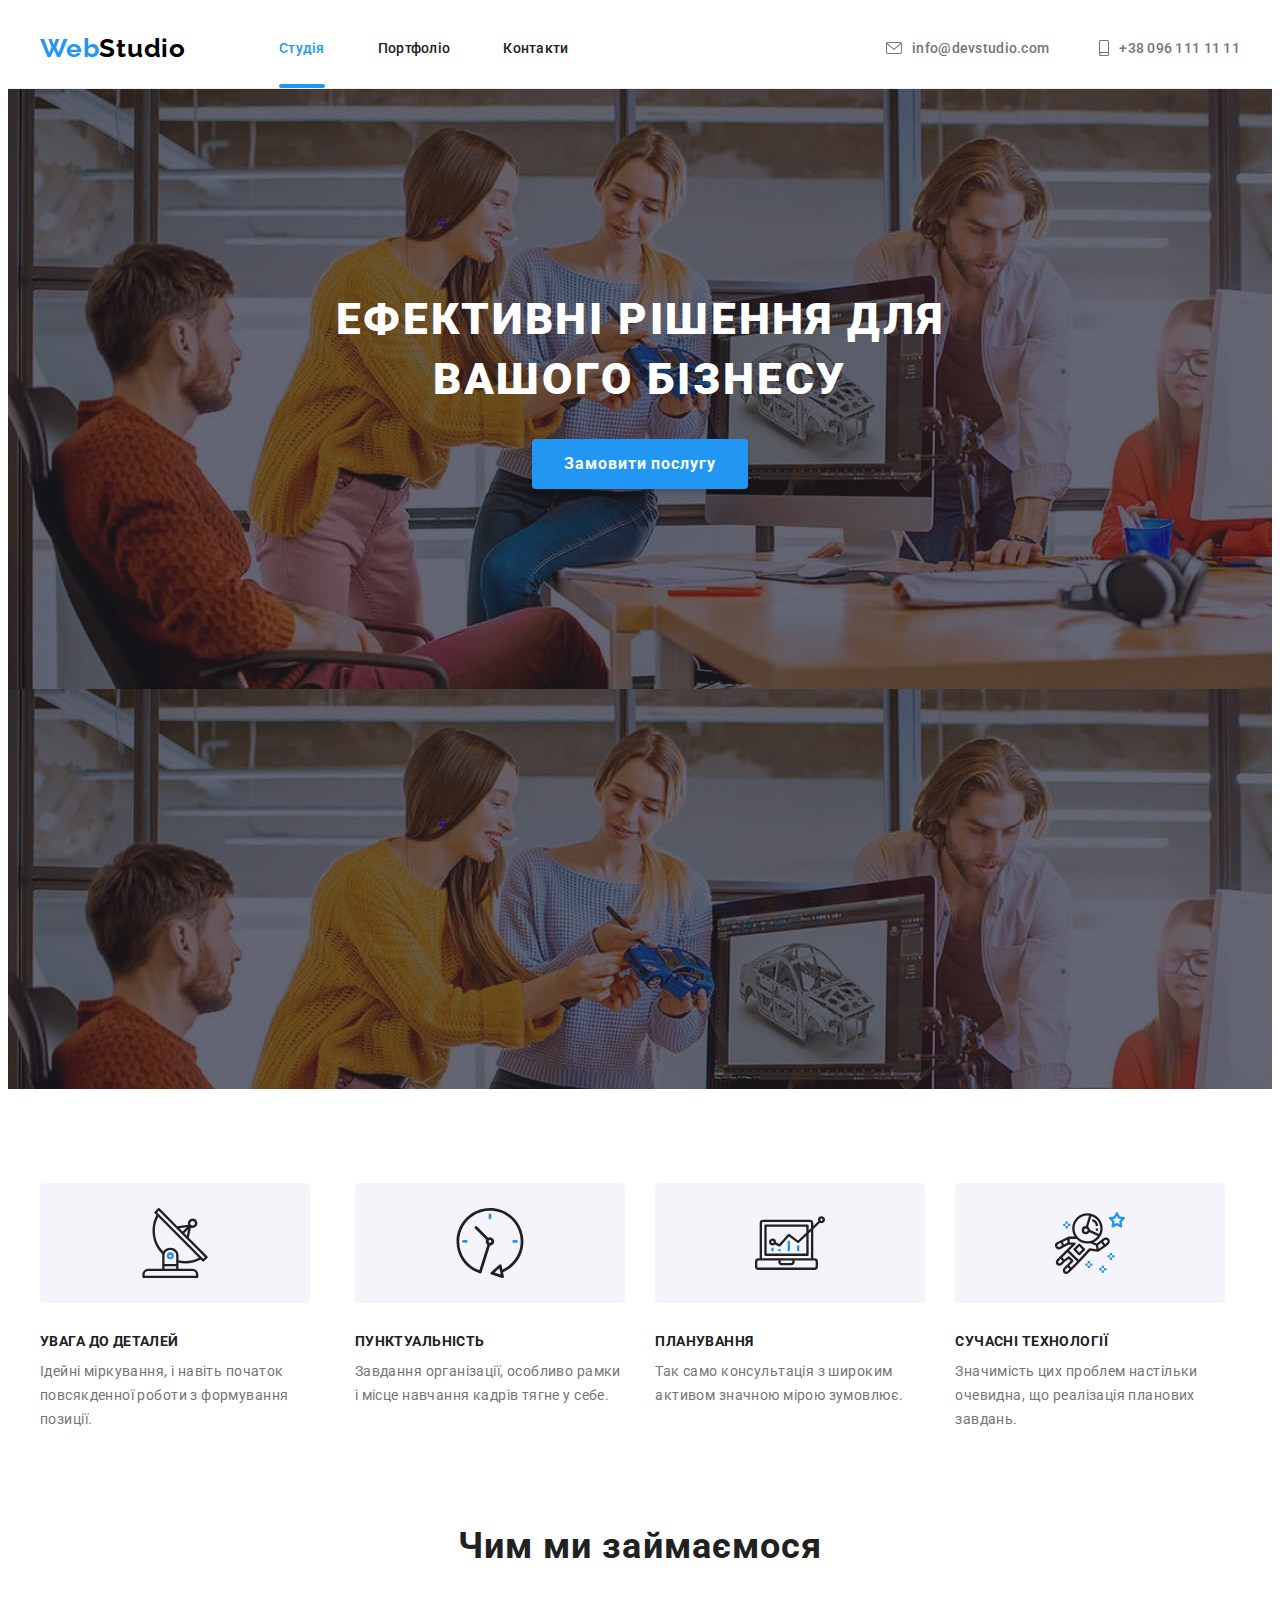
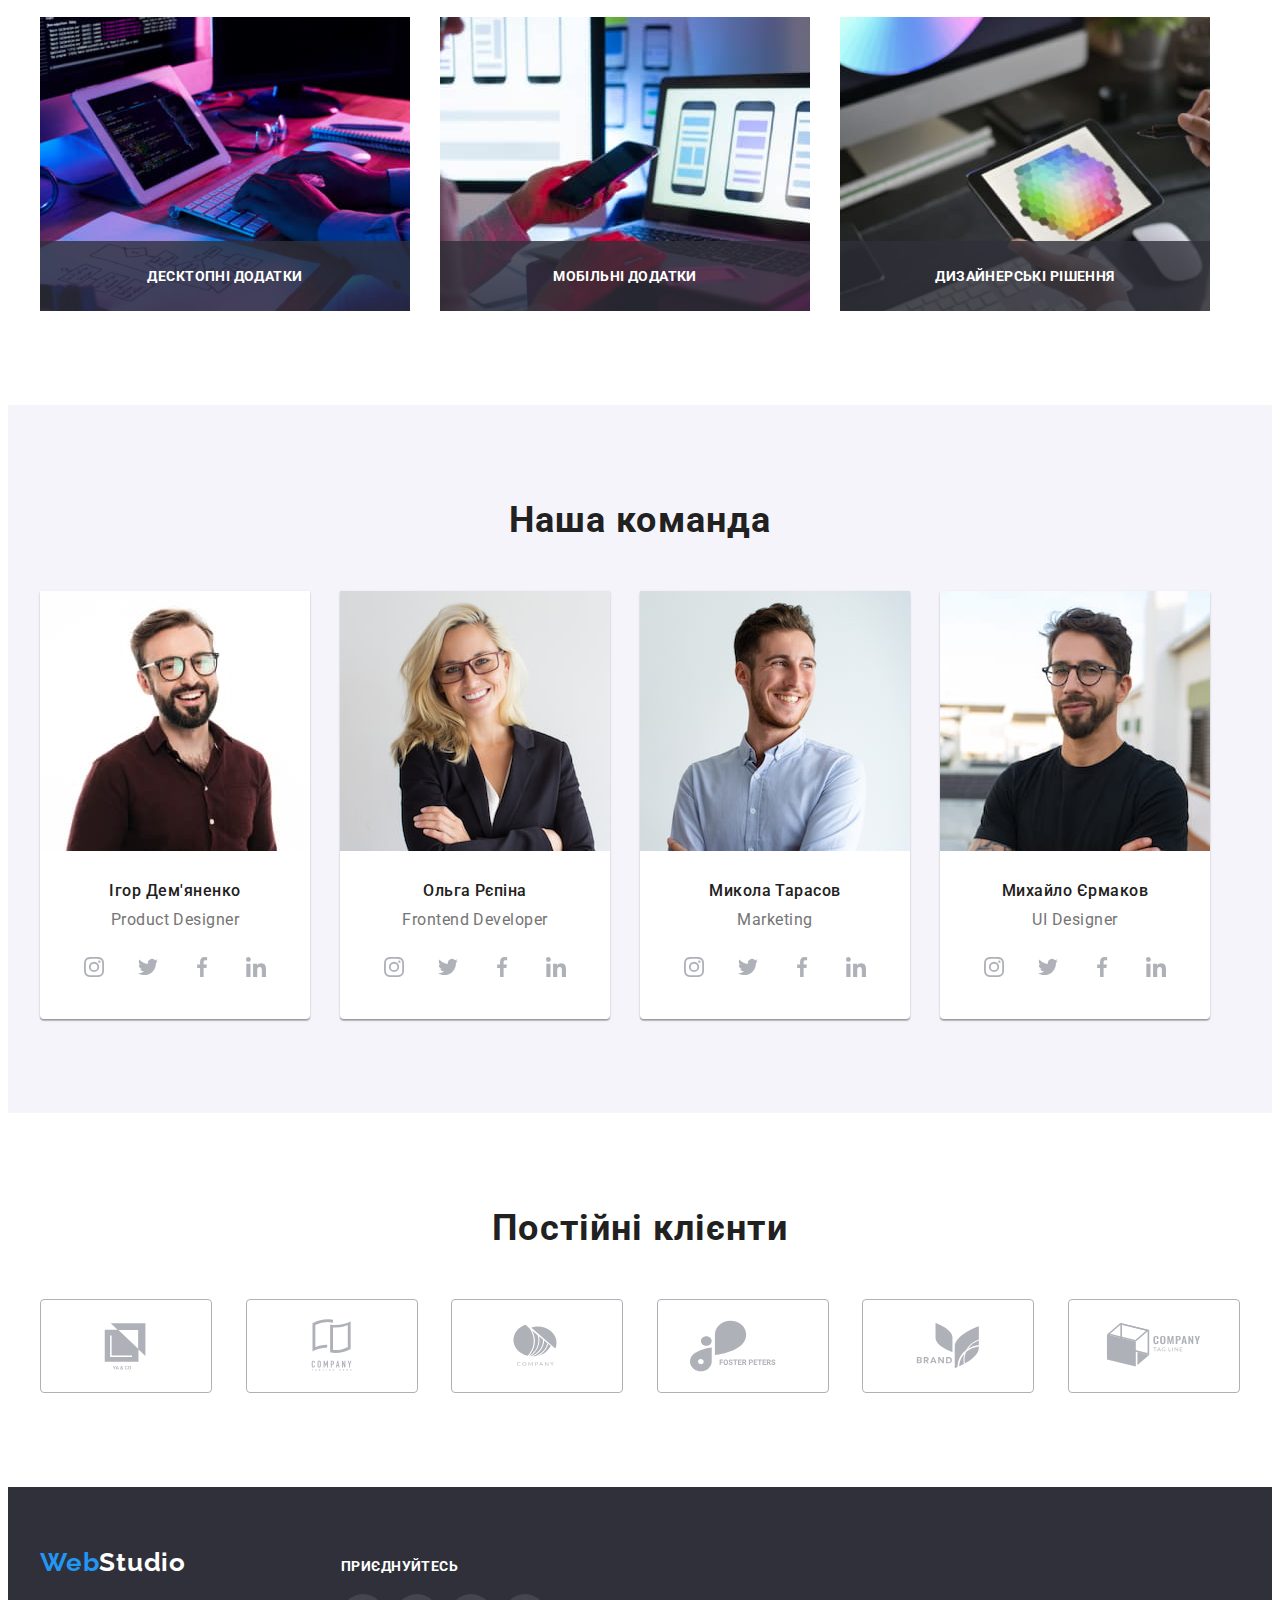
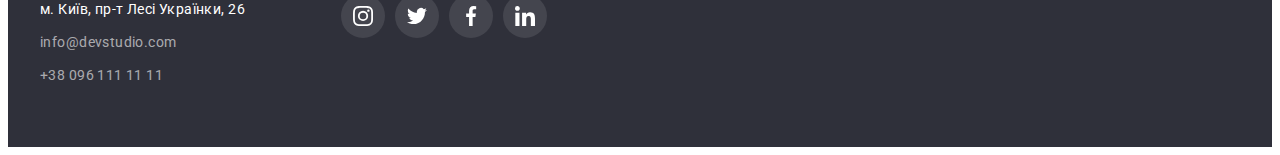
<file: index.html>
<!DOCTYPE html>
<html lang="uk">
<head>
    <meta charset="UTF-8">
    <meta name="viewport" content="width=, initial-scale=1.0">
    <title lang="en">WebStudio</title>
    <link rel="stylesheet" href="https://cdnjs.cloudflare.com/ajax/libs/modern-normalize/2.0.0/modern-normalize.min.css"
    integrity="sha512-4xo8blKMVCiXpTaLzQSLSw3KFOVPWhm/TRtuPVc4WG6kUgjH6J03IBuG7JZPkcWMxJ5huwaBpOpnwYElP/m6wg=="
    crossorigin="anonymous" referrerpolicy="no-referrer" />
    <link rel="stylesheet" href="./css/styles.css">
    <link rel="preconnect" href="https://fonts.googleapis.com">
    <link rel="preconnect" href="https://fonts.gstatic.com" crossorigin>
    <link href="https://fonts.googleapis.com/css2?family=Raleway:wght@700&family=Roboto:wght@400;500;700;900&display=swap" rel="stylesheet">

</head>

<body>
    <header>
        <div class="container">
            <nav class="nav">
                <a class="logo" href="./index.html" lang="en">Web<span>Studio</span></a>
                <ul class="site-nav">
                    <li><a class="current" href="./index.html">Студія</a></li>
                    <li><a  href="./portfolio.html">Портфоліо</a></li>
                    <li><a  href="">Контакти</a></li>
                </ul>
            </nav>
            <ul class="header-contacts" >
                <li> <a class="header-contacts mail"  href="mailto:info@devstudio.com">
                    <svg class="icon envelope"><use xlink:href="./images/icons.svg#icon-envelope"></use></svg>
                    info@devstudio.com</a>
                </li>
                <li> <a class="header-contacts tel" href="tel:+380961111111">
                    <svg class="icon smartphone"><use xlink:href="./images/icons.svg#icon-smartphone"></use></svg>
                    +38 096 111 11 11</a>
                </li>
            </ul>
        </div>
    </header>

    <main>
        <!--Hero-->
        <section  class="hero">
            <div class="container hero-thumb">
            <h1 class="title-hero">Ефективні рішення для вашого бізнесу   </h1>
            <button type="button " class="btn prm" data-modal-open>Замовити послугу</button>
            <!-- backdrop та modal шукай наприкінці main  -->  
            </div>
        </section>

        <section class="features section">
            <div class="container">  
                          <!-- hidden header --> <h2 class="visually-hidden">Особливості</h2>
                <ul class="w-margin">
                    <li class="antenna">
                        <div class="pad">
                            <svg class="icon"><use xlink:href="./images/icons.svg#icon-antenna"></use></svg>
                        </div>
                        <h3 class="title">УВАГА ДО ДЕТАЛЕЙ</h3>
                        <p>Ідейні міркування, і навіть початок повсякденної роботи з формування позиції.</p>
                    </li>
                    <li class="clock">
                        <div class="pad">
                            <svg class="icon"><use xlink:href="./images/icons.svg#icon-clock"></use></svg>
                        </div>
                        <h3 class="title">ПУНКТУАЛЬНІСТЬ</h3>
                        <p>Завдання організації, особливо рамки і місце навчання кадрів тягне у себе.</p>
                    </li>
                    <li class="diagram">
                        <div class="pad">
                            <svg class="icon"><use xlink:href="./images/icons.svg#icon-diagram"></use></svg>
                        </div>
                        <h3 class="title">ПЛАНУВАННЯ</h3>
                        <p>Так само консультація з широким активом значною мірою зумовлює.</p>
                    </li>            
                    <li class="astronaut">
                        <div class="pad">
                            <svg class="icon"><use xlink:href="./images/icons.svg#icon-astronaut"></use></svg>
                        </div>
                        <h3 class="title">СУЧАСНІ ТЕХНОЛОГІЇ</h3>
                        <p>Значимість цих проблем настільки очевидна, що реалізація планових завдань.</p>
                    </li>
                </ul>
            </div>
        </section>
        <section class="we-do section">
            <div class="container">
                <h2 class="sect-title">Чим ми займаємося</h2>
                <ul class="w-margin">
                    <li>
                        <div class="we-do-thumb">
                            <img src="./images/close-up-image-programer-working-his-desk-office_1098-18707..jpg" 
                            alt="кодер працює на десктопі" width="370"> 
                            <div class="laibel">
                            <p>Десктопні додатки</p>
                            </div>
                        </div>
                    </li>
                    <li>
                        <div class="we-do-thumb">
                            <img src="./images/web-ui-designers-are-developing-application-smartphones-team-creators-is-working-interface-mobile-phones_8119-2713.jpg" 
                            alt="дизайнер розробляє інтерфейс до мобільника" width="370"> 
                            <div class="laibel">
                                <p>Мобільні додатки</p>
                            </div>
                        </div>
                    </li>
                    <li>
                        <div class="we-do-thumb">
                            <img src="./images/creative-artist-web-design-with-working-colour-selection-graphic-tablet_35674-1119.jpg" 
                            alt="художник на планшеті підбирає кольори" width="370"> 
                            <div class="laibel">
                                <p>Дизайнерські рішення</p>
                            </div>
                        </div>
                    </li>
                </ul>
            </div>
        </section>
        <section class="team section">
            <div class="container">
                <h2 class="sect-title">Наша команда</h2>
                <ul class="team-list w-margin">
                    <li class="ate">
                        <img src="./images/card1img.jpg" alt="Ігор Дем'яненко" width="270">
                        <div>
                            <h3>Ігор Дем'яненко</h3>
                                <p lang="en">Product Designer</p>
                                <ul class="social">
                                    <li>
                                        <a class="social-btn" href="" target="_blank" rel="noopener no-referrer" aria-label="іконка instagram">
                                                <svg class="social-icon">
                                                    <use href="./images/icons.svg#icon-instagram"></use>
                                                </svg> 
                                        </a>
                                    </li>
                                    <li>
                                        <a class="social-btn" href="" target="_blank" rel="noopener no-referrer" aria-label="іконка twitter">
                                            <svg class="social-icon">
                                                <use href="./images/icons.svg#icon-twitter"></use>
                                            </svg>
                                        </a>
                                    </li>
                                    <li>
                                        <a class="social-btn" href="" target="_blank" rel="noopener no-referrer" aria-label="іконка facebook">
                                            <svg class="social-icon">
                                                <use href="./images/icons.svg#icon-facebook"></use>
                                            </svg>
                                        </a>
                                    </li>
                                    <li>
                                        <a class="social-btn" href="" target="_blank" rel="noopener no-referrer" aria-label="іконка linkedin">
                                            <svg class="social-icon">
                                                <use href="./images/icons.svg#icon-linkedin"></use>
                                            </svg>
                                        </a>
                                    </li>
                                </ul>
                        </div>
                    </li>                    
                    <li>
                        <img src="./images/card2img.jpg" alt="Ольга Рєпіна" width="270">
                        <div>
                            <h3>Ольга Рєпіна</h3>  
                            <p lang="en">Frontend Developer</p>
                            <ul class="social">
                                <li>
                                    <a class="social-btn" href="" target="_blank" rel="noopener no-referrer" aria-label="іконка instagram">
                                            <svg class="social-icon">
                                                <use href="./images/icons.svg#icon-instagram"></use>
                                            </svg> 
                                    </a>
                                </li>
                                <li>
                                    <a class="social-btn" href="" target="_blank" rel="noopener no-referrer" aria-label="іконка twitter">
                                        <svg class="social-icon">
                                            <use href="./images/icons.svg#icon-twitter"></use>
                                        </svg>
                                    </a>
                                </li>
                                <li>
                                    <a class="social-btn" href="" target="_blank" rel="noopener no-referrer" aria-label="іконка facebook">
                                        <svg class="social-icon">
                                            <use href="./images/icons.svg#icon-facebook"></use>
                                        </svg>
                                    </a>
                                </li>
                                <li>
                                    <a class="social-btn" href="" target="_blank" rel="noopener no-referrer" aria-label="іконка linkedin">
                                        <svg class="social-icon">
                                            <use href="./images/icons.svg#icon-linkedin"></use>
                                        </svg>
                                    </a>
                                </li>
                            </ul>
                        </div>
                    </li>
                    <li>
                        <img src="./images/card3img.jpg" alt="Микола Тарасов" width="270">
                        <div>
                            <h3>Микола Тарасов</h3>
                            <p lang="en">Marketing</p>
                            <ul class="social">
                                <li>
                                    <a class="social-btn" href="" target="_blank" rel="noopener no-referrer" aria-label="іконка instagram">
                                            <svg class="social-icon">
                                                <use href="./images/icons.svg#icon-instagram"></use>
                                            </svg> 
                                    </a>
                                </li>
                                <li>
                                    <a class="social-btn" href="" target="_blank" rel="noopener no-referrer" aria-label="іконка twitter">
                                        <svg class="social-icon">
                                            <use href="./images/icons.svg#icon-twitter"></use>
                                        </svg>
                                    </a>
                                </li>
                                <li>
                                    <a class="social-btn" href="" target="_blank" rel="noopener no-referrer" aria-label="іконка facebook">
                                        <svg class="social-icon">
                                            <use href="./images/icons.svg#icon-facebook"></use>
                                        </svg>
                                    </a>
                                </li>
                                <li>
                                    <a class="social-btn" href="" target="_blank" rel="noopener no-referrer" aria-label="іконка linkedin">
                                        <svg class="social-icon">
                                            <use href="./images/icons.svg#icon-linkedin"></use>
                                        </svg>
                                    </a>
                                </li>
                            </ul>
                        </div>
                    </li>
                    <li>
                        <img src="./images/card4img.jpg" alt="Михайло Єрмаков" width="270">
                        <div>
                            <h3>Михайло Єрмаков</h3>
                            <p lang="en">UI Designer</p>
                            <ul class="social">
                                <li>
                                    <a class="social-btn" href="" target="_blank" rel="noopener no-referrer" aria-label="іконка instagram">
                                            <svg class="social-icon">
                                                <use href="./images/icons.svg#icon-instagram"></use>
                                            </svg> 
                                    </a>
                                </li>
                                <li>
                                    <a class="social-btn" href="" target="_blank" rel="noopener no-referrer" aria-label="іконка twitter">
                                        <svg class="social-icon">
                                            <use href="./images/icons.svg#icon-twitter"></use>
                                        </svg>
                                    </a>
                                </li>
                                <li>
                                    <a class="social-btn" href="" target="_blank" rel="noopener no-referrer" aria-label="іконка facebook">
                                        <svg class="social-icon">
                                            <use href="./images/icons.svg#icon-facebook"></use>
                                        </svg>
                                    </a>
                                </li>
                                <li>
                                    <a class="social-btn" href="" target="_blank" rel="noopener no-referrer" aria-label="іконка linkedin">
                                        <svg class="social-icon">
                                            <use href="./images/icons.svg#icon-linkedin"></use>
                                        </svg>
                                    </a>
                                </li>
                            </ul>
                        </div>
                    </li>
                </ul>
            </div>

        </section>
        <section class="section clients">
            <div class="container">
                <h2>Постійні клієнти</h2>
                <ul class="w-margin">
                    <li>
                        <a class="client" href="" aria-level="логотип компанії">
                            <svg class="icon-cli">
                                <use href="./images/icons.svg#icon-cl1"></use>
                            </svg>
                        </a>
                    </li>
                    <li>
                        <a class="client" href="" aria-level="логотип компанії">
                            <svg class="icon-cli">
                                <use href="./images/icons.svg#icon-cl2"></use>
                            </svg>
                        </a>
                    </li>
                    <li>
                        <a class="client" href="" aria-level="логотип компанії">
                            <svg class="icon-cli">
                                <use href="./images/icons.svg#icon-cl3"></use>
                            </svg>
                        </a>
                    </li>
                    <li>
                        <a class="client" href="" aria-level="логотип компанії">
                            <svg class="icon-cli">
                                <use href="./images/icons.svg#icon-cl4"></use>
                            </svg>
                        </a>
                    </li>
                    <li>
                        <a class="client" href="" aria-level="логотип компанії">
                            <svg class="icon-cli">
                                <use href="./images/icons.svg#icon-cl5"></use>
                            </svg>
                        </a>
                    </li>
                    <li>
                        <a class="client" href="" aria-level="логотип компанії">
                            <svg class="icon-cli">
                                <use href="./images/icons.svg#icon-cl6"></use>
                            </svg>
                        </a>
                    </li>
                </ul>

            </div>

        </section>

        <div class="backdrop is-hidden" data-modal>
            <div class="modal">
                <button class="close" data-modal-close>
                    <svg class="close-icon">
                        <use href="./images/icons.svg#close-icon"></use>
                    </svg> 
                </button>
            </div>
        </div>
    </main>

    <footer>
        <div class="container">
            <div class="string">
            <a class="logo" href="./index.html" lang="en">Web<span>Studio</span></a> 
            <address>
                 <ul class="ftr-adr">
                    <li><a class="addr-gmap" href="https://goo.gl/maps/K7wLsU8n2zrFGFb46">м. Київ, пр-т Лесі Українки, 26</a>   <!-- <p>м. Київ, пр-т Лесі Українки, 26</p> --></li>
                    <li><a class="footer-cont" href="mailto:info@devstudio.com">info@devstudio.com</a></li>
                    <li><a class="footer-cont" href="tel:+380961111111">+38 096 111 11 11</a></li>
                </ul>
            </address>
            </div>

            <div class="string givup">
            <p>приєднуйтесь</p>
            <ul class="social footer">
                <li>
                    <a class="social-btn" href="" target="_blank" rel="noopener no-referrer" aria-label="іконка instagram">
                            <svg class="social-icon">
                                <use href="./images/icons.svg#icon-instagram"></use>
                            </svg> 
                    </a>
                </li>
                <li>
                    <a class="social-btn" href="" target="_blank" rel="noopener no-referrer" aria-label="іконка twitter">
                        <svg class="social-icon">
                            <use href="./images/icons.svg#icon-twitter"></use>
                        </svg>
                    </a>
                </li>
                <li>
                    <a class="social-btn" href="" target="_blank" rel="noopener no-referrer" aria-label="іконка facebook">
                        <svg class="social-icon">
                            <use href="./images/icons.svg#icon-facebook"></use>
                        </svg>
                    </a>
                </li>
                <li>
                    <a class="social-btn" href="" target="_blank" rel="noopener no-referrer" aria-label="іконка linkedin">
                        <svg class="social-icon">
                            <use href="./images/icons.svg#icon-linkedin"></use>
                        </svg>
                    </a>
                </li>
            </ul>
            </div>
        </div>

    </footer>
    
    <script src="./js/modal.js"></script>
</body>
</html>
</file>
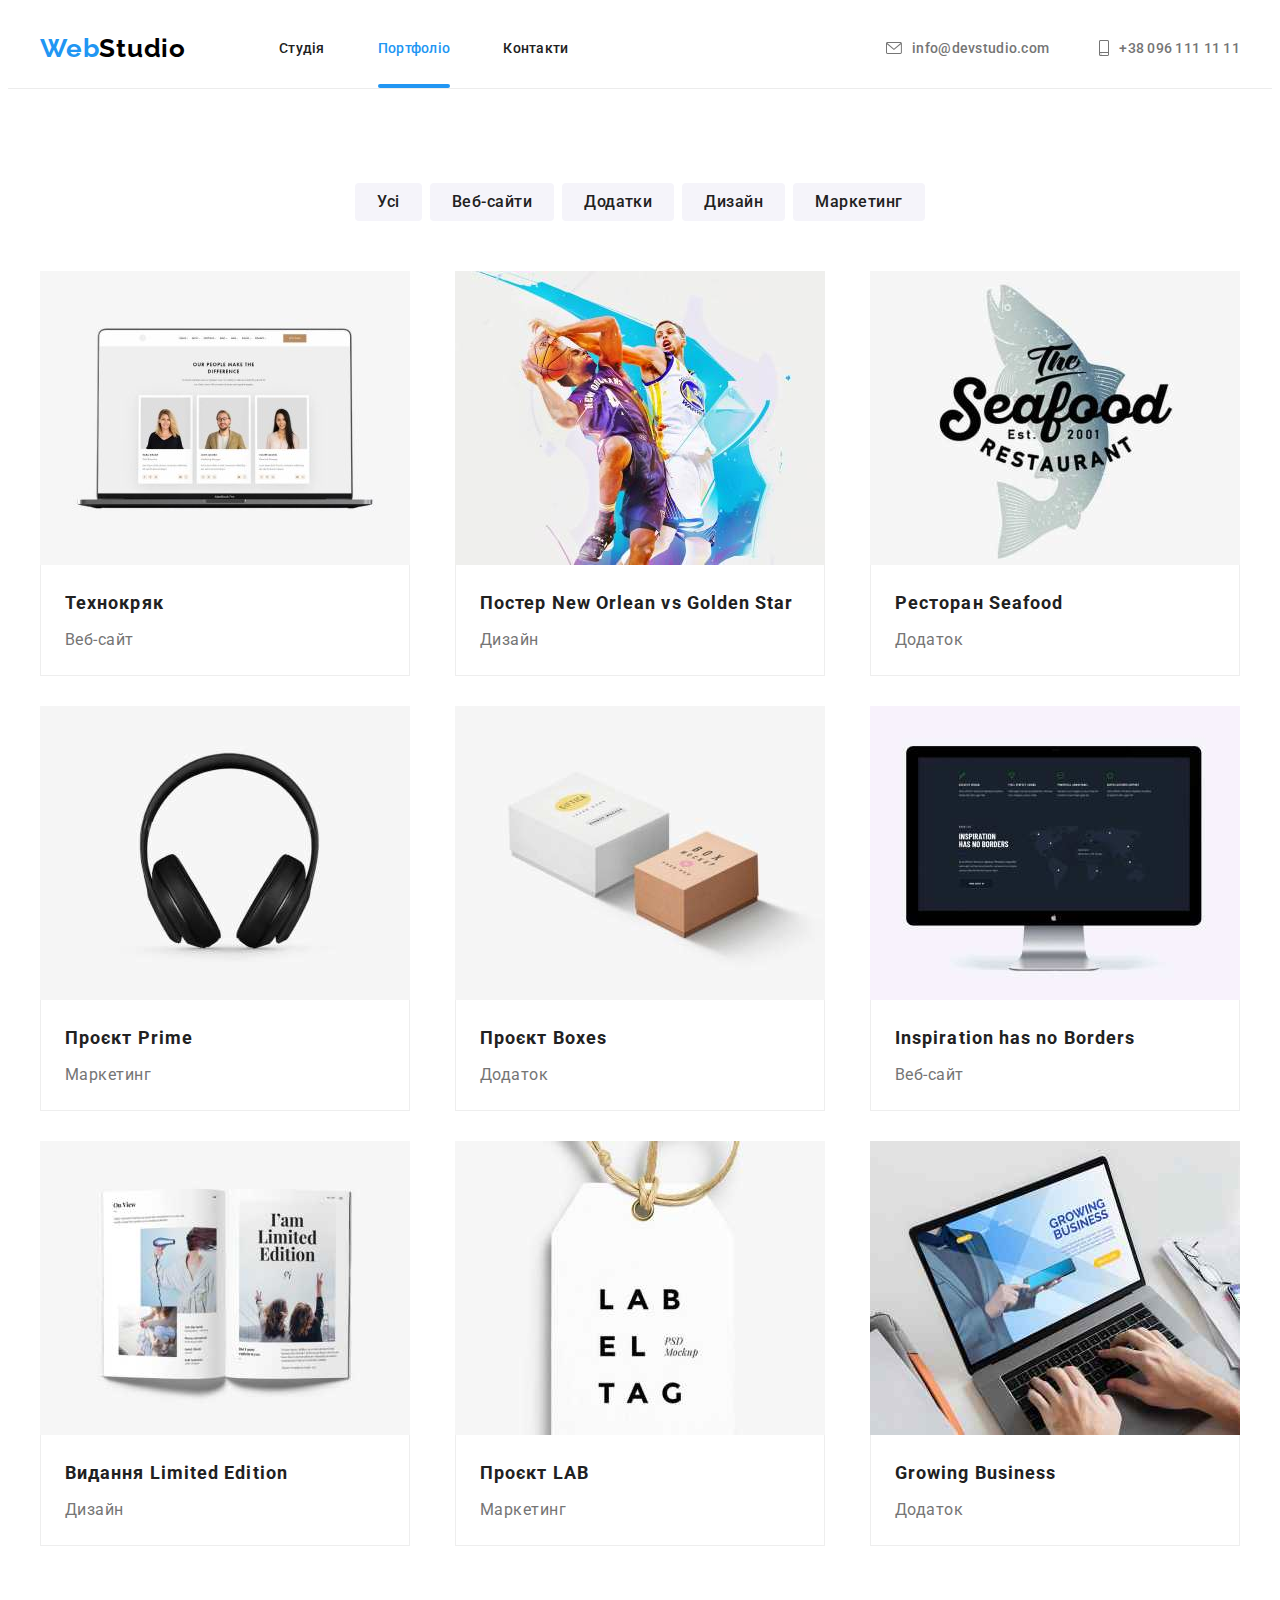
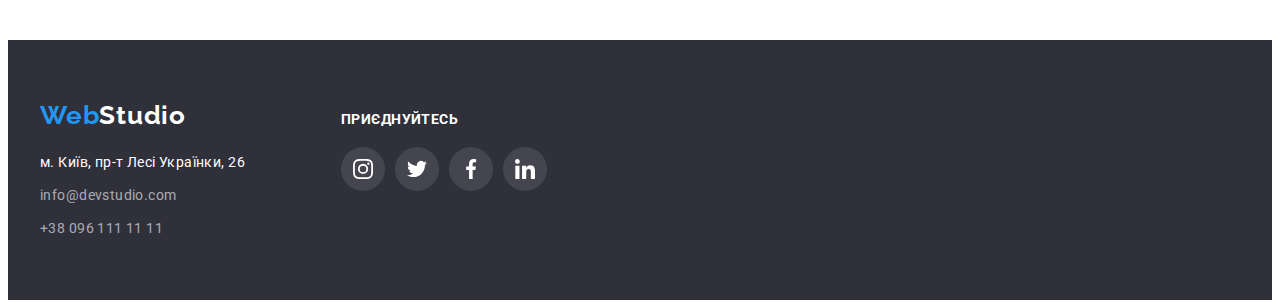
<file: portfolio.html>
<!DOCTYPE html>
<html lang="uk">
<head>
    <meta charset="UTF-8">
    <meta name="viewport" content="width=, initial-scale=1.0">
    <title lang="en">Portfolio</title>
    <link rel="stylesheet" href="https://cdnjs.cloudflare.com/ajax/libs/modern-normalize/2.0.0/modern-normalize.min.css"
    integrity="sha512-4xo8blKMVCiXpTaLzQSLSw3KFOVPWhm/TRtuPVc4WG6kUgjH6J03IBuG7JZPkcWMxJ5huwaBpOpnwYElP/m6wg=="
    crossorigin="anonymous" referrerpolicy="no-referrer" />
    <link rel="stylesheet" href="./css/styles.css">
    <link rel="preconnect" href="https://fonts.googleapis.com">
    <link rel="preconnect" href="https://fonts.gstatic.com" crossorigin>
    <link href="https://fonts.googleapis.com/css2?family=Raleway:wght@700&family=Roboto:wght@400;500;700;900&display=swap" rel="stylesheet">

</head>

<body>
    <header>
        <div class="container">
            <nav class="nav">
                <a class="logo" href="./index.html" lang="en">Web<span>Studio</span></a>
                <ul class="site-nav">
                    <li><a href="./index.html">Студія</a></li>
                    <li><a class="current" href="./portfolio.html">Портфоліо</a></li>
                    <li><a href="">Контакти</a></li>
                </ul>
            </nav>
            <ul class="header-contacts" >
                <li> <a class="header-contacts mail"  href="mailto:info@devstudio.com">
                    <svg class="icon envelope"><use xlink:href="./images/icons.svg#icon-envelope"></use></svg>
                    info@devstudio.com</a>
                </li>
                <li> <a class="header-contacts tel" href="tel:+380961111111">
                    <svg class="icon smartphone"><use xlink:href="./images/icons.svg#icon-smartphone"></use></svg>
                    +38 096 111 11 11</a>
                </li>
            </ul>
        </div>
    </header>
    <main>           
        <section class="pjcts section">
            <div class="container">
                <h2 class="visually-hidden">Проєкти</h2>
                <!-- menu-filter -->
                <ul class="menu-filter">
                    <li>
                        <button type="button" class="btn filter">Усі</button>
                    </li>
                    <li>
                        <button type="button" class="btn filter">Веб-сайти</button>
                    </li>
                    <li>
                        <button type="button" class="btn filter">Додатки</button>
                    </li>
                    <li>
                        <button type="button" class="btn filter">Дизайн</button>
                    </li>
                    <li>
                        <button type="button" class="btn filter">Маркетинг</button>
                    </li>
                </ul>
                <!-- project-list -->
                <ul class="projects">
                    <li>
                        <a class="project" href=""> 
                            <div class="pjct-ol">
                                <img src="./images/pjt1.jpg" alt="" width="370">
                                <p class="pjct-ol-desc">Ресурс пропонує комплексні пропозиції з різним рівнем функціоналу та сервісів. Все це дозволить відвідувачу отримати вичерпні відомості про компанію чи приватну особу.</p>
                            </div>
                            <div class="brdr">
                                <h3 class="pjct-name">Технокряк</h3>
                                <p class="type" >Веб-сайт</p>
                            </div> 
                        </a>
                    </li>

                    <li>
                        <a class="project" href=""> 
                            <div class="pjct-ol">
                                <img src="./images/pjt2.jpg" alt="" width="370">
                                <p class="pjct-ol-desc">Ресурс пропонує комплексні пропозиції з різним рівнем функціоналу та сервісів. Все це дозволить відвідувачу отримати вичерпні відомості про компанію чи приватну особу.</p>
                            </div>
                            <div class="brdr">
                                <h3 class="pjct-name">Постер <span lang="en">New Orlean vs Golden Star</span> </h3>
                                <p class="type" >Дизайн</p>
                            </div> 
                        </a>
                    </li>

                    <li>
                        <a class="project" href=""> 
                            <div class="pjct-ol">
                                <img src="./images/pjt3.jpg" alt="" width="370">
                                <p class="pjct-ol-desc">Ресурс пропонує комплексні пропозиції з різним рівнем функціоналу та сервісів. Все це дозволить відвідувачу отримати вичерпні відомості про компанію чи приватну особу.</p>
                            </div>
                            <div class="brdr">
                                <h3 class="pjct-name">Ресторан <span lang="en">Seafood</span> </h3>
                                <p class="type" >Додаток</p>
                            </div> 
                        </a>
                    </li>

                    <li>
                        <a class="project" href=""> 
                            <div class="pjct-ol">
                                <img src="./images/pjt4.jpg" alt="" width="370">
                                <p class="pjct-ol-desc">Ресурс пропонує комплексні пропозиції з різним рівнем функціоналу та сервісів. Все це дозволить відвідувачу отримати вичерпні відомості про компанію чи приватну особу.</p>
                            </div>
                            <div class="brdr">
                                <h3 class="pjct-name">Проєкт <span lang="en">Prime</span> </h3>
                                <p class="type" >Маркетинг</p>
                            </div> 
                        </a>
                    </li>

                    <li>
                        <a class="project" href=""> 
                            <div class="pjct-ol">
                                <img src="./images/pjt5.jpg" alt="" width="370">
                                <p class="pjct-ol-desc">Ресурс пропонує комплексні пропозиції з різним рівнем функціоналу та сервісів. Все це дозволить відвідувачу отримати вичерпні відомості про компанію чи приватну особу.</p>
                            </div>
                            <div class="brdr">
                                <h3 class="pjct-name">Проєкт <span lang="en">Boxes</span> </h3>
                                <p class="type" >Додаток</p>
                            </div> 
                        </a>
                    </li>

                    <li>
                        <a class="project" href=""> 
                            <div class="pjct-ol">
                                <img src="./images/pjt6.jpg" alt="" width="370">
                                <p class="pjct-ol-desc">Ресурс пропонує комплексні пропозиції з різним рівнем функціоналу та сервісів. Все це дозволить відвідувачу отримати вичерпні відомості про компанію чи приватну особу.</p>
                            </div>
                            <div class="brdr">
                                <h3 class="pjct-name" lang="en">Inspiration has no Borders</h3>
                                <p class="type" >Веб-сайт</p>
                            </div> 
                        </a>
                    </li>

                    <li>
                        <a class="project" href=""> 
                            <div class="pjct-ol">
                                <img src="./images/pjt7.jpg" alt="" width="370">
                                <p class="pjct-ol-desc">Ресурс пропонує комплексні пропозиції з різним рівнем функціоналу та сервісів. Все це дозволить відвідувачу отримати вичерпні відомості про компанію чи приватну особу.</p>
                            </div>
                            <div class="brdr">
                                <h3 class="pjct-name">Видання <span lang="en">Limited Edition</span> </h3>
                                <p class="type" >Дизайн</p>
                            </div> 
                        </a>
                    </li>

                    <li>
                        <a class="project" href=""> 
                            <div class="pjct-ol">
                                <img src="./images/pjt8.jpg" alt="" width="370">
                                <p class="pjct-ol-desc">Ресурс пропонує комплексні пропозиції з різним рівнем функціоналу та сервісів. Все це дозволить відвідувачу отримати вичерпні відомості про компанію чи приватну особу.</p>
                            </div>
                            <div class="brdr">
                                <h3 class="pjct-name">Проєкт <span lang="en">LAB</span> </h3>
                                <p class="type" >Маркетинг</p>
                            </div> 
                        </a>
                    </li>

                    <li>
                        <a class="project" href=""> 
                            <div class="pjct-ol">
                                <img src="./images/pjt9.jpg" alt="" width="370">
                                <p class="pjct-ol-desc">Ресурс пропонує комплексні пропозиції з різним рівнем функціоналу та сервісів. Все це дозволить відвідувачу отримати вичерпні відомості про компанію чи приватну особу.</p>
                            </div>
                            <div class="brdr">
                                <h3 class="pjct-name" lang="en">Growing Business</h3>
                                <p class="type" >Додаток</p>
                            </div> 
                        </a>
                    </li>
                </ul>
            </div>
        </section>        
    </main>
    <footer>
        <div class="container">
            <div class="string">
            <a class="logo" href="./index.html" lang="en">Web<span>Studio</span></a> 
            <address>
                 <ul class="ftr-adr">
                    <li><a class="addr-gmap" href="https://goo.gl/maps/K7wLsU8n2zrFGFb46">м. Київ, пр-т Лесі Українки, 26</a>   <!-- <p>м. Київ, пр-т Лесі Українки, 26</p> --></li>
                    <li><a class="footer-cont" href="mailto:info@devstudio.com">info@devstudio.com</a></li>
                    <li><a class="footer-cont" href="tel:+380961111111">+38 096 111 11 11</a></li>
                </ul>
            </address>
            </div>

            <div class="string givup">
            <p>приєднуйтесь</p>
            <ul class="social footer">
                <li>
                    <a class="social-btn" href="" target="_blank" rel="noopener no-referrer" aria-label="іконка instagram">
                            <svg class="social-icon">
                                <use href="./images/icons.svg#icon-instagram"></use>
                            </svg> 
                    </a>
                </li>
                <li>
                    <a class="social-btn" href="" target="_blank" rel="noopener no-referrer" aria-label="іконка twitter">
                        <svg class="social-icon">
                            <use href="./images/icons.svg#icon-twitter"></use>
                        </svg>
                    </a>
                </li>
                <li>
                    <a class="social-btn" href="" target="_blank" rel="noopener no-referrer" aria-label="іконка facebook">
                        <svg class="social-icon">
                            <use href="./images/icons.svg#icon-facebook"></use>
                        </svg>
                    </a>
                </li>
                <li>
                    <a class="social-btn" href="" target="_blank" rel="noopener no-referrer" aria-label="іконка linkedin">
                        <svg class="social-icon">
                            <use href="./images/icons.svg#icon-linkedin"></use>
                        </svg>
                    </a>
                </li>
            </ul>
            </div>
        </div>

    </footer>
</body>
</html>
</file>
<file: css/styles.css>
:root {
    --main-text-color:#212121;
    --gray-color:#757575;
    --blue-color:#2196F3;
    --white-color:#FFFFFF;
    --btn-bg-color:#F5F4FA;
    --black-color: #000000;
    --footer-bg-color: #2F303A;
    --footer-text: rgba(255, 255, 255, 0.60);
    --btn-shadow: rgba(0, 0, 0, 0.15);
    --social-color: #AFB1B8;
}
/* default preset */
body {
    font-family: 'Roboto', sans-serif;
    font-size: 14px;
    font-style: normal;
    color: var(--gray-color);
        font-weight: 400;
        line-height: normal;
        /* letter-spacing: 0.42px; */
}
ul {list-style: none;
    margin: 0;
    padding-inline-start: 0;
 }
a {
    text-decoration: none;
    font-style: normal;
    color: var(--main-text-color);
    /* margin: 0; */
}
h1, h2, h3, p {margin: 0;}

/* content centring */
.container {
    width: 1200px;
    margin-left: auto;
    margin-right: auto;
    padding: 0 15px;
    /* outline: 1px solid red;  */
}

/* header */
header .container {
    display: flex;
    justify-content: space-between;
    align-items: center;
}
header {    
    border-bottom: 1px solid #ECECEC;
}
header li+li {
    margin-left: 50px;
}

/* nav-menu */
.nav {
    display: flex;
    align-items: center;
}
header li {
    display: inline-block;
}
.site-nav {
    margin-left: 93px;
}
.site-nav li {
    font-weight: 500;
    letter-spacing: 0.28px;
    /* outline: 1px solid red; */
    position: relative;
}
.site-nav a {
    display: block;
    padding: 32px 0;
    transition-property: color;
        transition-duration: 250ms;
        transition-timing-function: cubic-bezier(0.4, 0, 0.2, 1);
}
.site-nav a::after {
        content: '';
        opacity: 0;
            position: absolute;
            bottom: 0;
            left: 0;
            /* width: 48px; */
            width: 100%;
            height: 4px;
            /* flex-shrink: 0; */
            border-radius: 2px;
            background: var(--blue-color);
 }
.site-nav a:hover,
.site-nav a:focus,
.site-nav a::selection {
    color: var(--blue-color);
}
/* .site-nav a:hover::after, 
.site-nav a:focus::after {
opacity: 1;
} */
.site-nav .current {
    color: var(--blue-color);
}
.site-nav a.current::after {
opacity: 1;
}

/* header contacts */

.header-contacts {
    font-weight: 500;
    letter-spacing: 0.28px;
    color: var(--gray-color);
    display: flex;
        align-items:center;
        justify-content: center;
    transition-property: color, fill;
    transition-duration: 250ms;
    transition-timing-function: cubic-bezier(0.4, 0, 0.2, 1);
}
.header-contacts:hover,
.header-contacts:focus {
    color: var(--blue-color);
    /* fill: var(--blue-color); */
}
.icon.envelope {
    width: 16px;
    height: 12px;
    margin-right: 10px;
    /* flex-shrink: 0; */
    fill: currentColor;
}
.icon.smartphone {
    width: 10px;
    height: 16px;
    margin-right: 10px;
    /* flex-shrink: 0; */
    fill: currentColor;
}
header li:hover, header li:focus {
    /* fill: var(--blue-color);
    color: var(--blue-color); */
    cursor: pointer;
}
/* logo */
.logo {
    font-family: Raleway;
    font-size: 26px;
    font-weight: 700;
    letter-spacing: 0.78px;
    color: var(--blue-color);
}
.logo span {
    color: var(--black-color);
}
/* logo-span footer */
footer .logo span {
    color: var(--white-color);
}
/* buttons */
.btn {
    font-family: inherit;
    font-size: 16px;
    font-weight: 700;
    line-height: 1.875;
    letter-spacing: 0.96px;
    color: var(--gray-color);
    border-radius: 4px;
    border: none;
    cursor: pointer;
    /* font-style: normal;  */
}
.btn.prm {
    padding: 10px 32px;
    color: var(--white-color);
    background-color: var(--blue-color);
    box-shadow: 0px 4px 4px 0px var(--btn-shadow);
}

   
/* hero */
.hero {
    max-width: 1600px;
    height: 600px; 
        padding-top: 200px;
        padding-bottom: 200px;
        /* flex-shrink: 0; */
        background: var(--footer-bg-color); 
        text-align: center;
       margin-left: auto;
       margin-right: auto;
       background-image: linear-gradient( 
        to right,
        rgba(47, 48, 58, 0.40),
        rgba(47, 48, 58, 0.40)),
          url( ../images/Img-hero.jpg);
    /* position: relative;           */
}
.title-hero {
    width: 696px;
        text-align: center;
        font-size: 44px;
        font-weight: 900;
        line-height: 1.36364;
        letter-spacing: 2.64px;
        text-transform: uppercase;
    color: var(--white-color);
        margin-left: auto;
        margin-right: auto;
        margin-bottom: 30px;
}

.is-hidden {
    /* display: none; */
    visibility: hidden;
    opacity: 0;
    pointer-events: none;
    /* transform: perspective(400px) rotateX(90deg); */
    /* transform-origin: bottom; */
}
.backdrop {
    position: fixed;
    top: 0;
    left: 0;
    width: 100%;
    height: 100%;
    background-color:  rgba(0, 0, 0, 0.20);
    /* transform: perspective(400px) rotateX(0deg); */
transition-property: opacity, visibility;
transition-duration: 1250ms;
/* transform-origin: bottom; */
transition-timing-function: cubic-bezier(0.40, 0.6, 0.12, 1);
}

.is-hidden .modal {
        position: absolute;
            top: 50%;
            left: 50%;
            transform: translate(-50%, -50%) perspective(400px) rotateX(90deg);;
            transform-origin: bottom;
}

.modal {
    position: absolute;
    top: 50%;
    left: 50%;  
    width: 528px;
    height: 581px;
    border-radius: 4px;
    background:var(--white-color);
    box-shadow: 0px 2px 1px 0px rgba(0, 0, 0, 0.20), 0px 1px 1px 0px rgba(0, 0, 0, 0.14), 0px 1px 3px 0px rgba(0, 0, 0, 0.12);

        transform: translate(-50%, -50%) perspective(400px) rotateX(0deg);  
        transition-property: transform;
        transition-duration: 750ms;
        transform-origin: center;
        transition-timing-function: cubic-bezier(0.40, 0.6, 0.12, 1);
    }

.close {
    position: absolute;
    top: 8px;
    right: 8px;
    width: 30px;
    height: 30px;
    padding: 0px;
    background-color: var(--white-color);
    border-radius: 50%;
    border-width: thin;
    border-color: rgba(0, 0, 0, 0.10);
    box-shadow: none;
    transition-property: border-color, fill;
    transition-duration: 250ms;
    transition-timing-function: cubic-bezier(0.4, 0, 0.2, 1);
}
.close-icon {
    position: absolute;
    top: 50%;
    left: 50%;
    transform: translate(-50%, -50%);
    width: 18px;
    height: 18px;
/* flex-shrink: 0; */
}

.close:hover, .close:focus {
    border-color: var(--blue-color) ;
    fill: #2196F3;
}

/* sections first page*/

.section {
    padding-top: 94px;
    padding-bottom: 94px;
}
.features.section {
    padding-bottom: 0;
}
.features .title {
    font-weight: 700;
    font-size: 14px;
    letter-spacing: 0.42px;
    text-transform: uppercase;
    color: var(--main-text-color);
    margin-bottom: 10px;
}
.features p {
    line-height: 1.71429;
    letter-spacing: 0.42px;
    margin-top: 0;
}
.features li {
        min-width: 270px;
}
/* features icons */
.pad {
    display: flex;
    justify-content: center;
    align-items: center;    
    /* padding: 25px 100px; */
    height: 120px;
    width: 270px;
    border-radius: 4px;
    background-color: var(--btn-bg-color);
    margin-bottom: 30px;
    /* display: block; */
}
.pad .icon {
    width: 70px;
    height: 70px;
}
/* .features li::before {
    display: block;
    content: "";
    height: 120px;
    min-width: 270px;
    background-size: 70px;
    background-repeat: no-repeat;
    background-position: center;
    border-radius: 4px;
    background-color: var(--btn-bg-color);
    margin-bottom: 30px;
} */
/* .antenna::before {    
    background-image: url("../images/antenna.svg");  
} */
/* .clock::before {
    background-image: url("../images/clock.svg");
}
.diagram::before {
    background-image: url("../images/diagram.svg");
}
.astronaut::before {
    background-image: url("../images/astronaut.svg");
} */

/* common for section */
.section ul {
display: flex;
/* outline: 1px solid red; */
}
.w-margin > li + li {
margin-left: 30px;
}
.sect-title {
        font-size: 36px;
        font-weight: 700;
        letter-spacing: 1.08px;
        text-align: center;
    color: var(--main-text-color); 
      margin-bottom: 50px;
}
.section img {display: block;}

/* we-do section            ---------------------------------------------    */
.we-do-thumb {
position: relative;
}
.laibel {
    display: flex;
    align-items: center;
    justify-content: space-around;
    position: absolute;
    bottom: 0;
    width: 100%;
    height: 70px;
        /* flex-shrink: 0; */
    background: rgba(47, 48, 58, 0.80);
}
.laibel p {
    color: #FFF;
        /* text-align: center; */
        /* font-family: Roboto; */
        /* font-size: 14px; */
        /* font-style: normal; */
        font-weight: 700;
        /* line-height: normal; */
        letter-spacing: 0.42px;
        text-transform: uppercase;
}

/* team sections            ---------------------------------------------     */
.team {
    background: var(--btn-bg-color);
}
.team-list > li {
        text-align: center;
        border-radius: 0px 0px 4px 4px;
        background: #FFF;
            /* material shadow v1 */
        box-shadow: 0px 2px 1px 0px rgba(0, 0, 0, 0.20), 0px 1px 1px 0px rgba(0, 0, 0, 0.14), 0px 1px 3px 0px rgba(0, 0, 0, 0.12);
}

.team-list div {
    padding: 30px 32px;
}
.team p {
        font-size: 16px;
        font-weight: 400;
        letter-spacing: 0.48px;
    color: var(--gray-color);
    margin-bottom: 16px;
}
.team h3 {
        font-size: 16px;
        font-weight: 500;
        letter-spacing: 0.48px;
        color: var(--main-text-color);
        margin-bottom: 10px;
}

/* icons */
.social {
    display: flex;
    justify-content: space-between;
    align-items: center;
}
.social-btn {
    display: flex;
    width: 44px;
    height: 44px;
    justify-content: center;
    align-items: center;
    border-radius: 50%;
        fill: var(--social-color);
    transition-property: fill, background-color;
    transition-duration: 250ms;
    transition-timing-function: cubic-bezier(0.4, 0, 0.2, 1);

    /* background-color: var(--white-color);
    border-color: var(--white-color); */
}

.social-icon {
    width: 20px;
    height: 20px;
}
.social .social-btn:hover ,
.social .social-btn:focus {
    fill: var(--white-color);
    background-color: var(--blue-color);
    cursor: pointer;
}


/* menu filter portfolio   ----------------------------------------------     */
.menu-filter {
    display: flex;
    justify-content: center;
    margin-bottom: 50px;
}
.menu-filter li {
    display: inline-block;
    /* align-items:  center; */
    /* outline: 1px solid red; */
}

.menu-filter li+li {
    margin-left: 8px;
    /* margin-right: auto; */
}

.btn.filter {
    border-radius: 4px;
    border: none;
    text-align: center;
    font-weight: 500;
    line-height: 1.625;
    letter-spacing: 0.48px;
    padding: 6px 22px 6px;
    color: var(--main-text-color);
    background: var(--btn-bg-color);
    transition-property: color, background-color, box-shadow ;
    transition-duration: 250ms;
    transition-timing-function: cubic-bezier(0.4, 0, 0.2, 1);
}

.btn.filter:hover,
.btn.filter:focus {
    color: var(--white-color);
    background-color: var(--blue-color);
    box-shadow: 0px 4px 4px 0px var(--btn-shadow);
}

/* project-list */

.pjcts img {
    display: block;
}
.projects {
    display: flex;
    flex-wrap: wrap;
    justify-content: space-between;
    gap: 30px;
    /* margin-left: -30px;
    margin-bottom: -30px; */
    /* outline: 1px solid red; */
}
.projects li {
        background: #FFF;
        /* margin-bottom: 30px;
        margin-left: 30px; */
        /* outline: 1px solid red; */
}
.project {
    display: block;
 /* box-shadow: none; */
transition: box-shadow 250ms cubic-bezier(0.4, 0, 0.2, 1);
}
.pjct-ol {
    position: relative;
    overflow: hidden;
    /* outline: 1px solid red; */
}

.pjct-ol-desc {
    /* display: none; */
    position: absolute;
    /* top: 0; */
    top: 0;
    left: 0;
    padding: 63px 24px;
    background: rgba(33, 150, 243, 0.90);
    color: #FFF;
font-size: 18px;
line-height: 28px; /* 155.556% */
letter-spacing: 0.54px;
transform: translateY(294px);
/* opacity: 0; */
transition: transform 250ms cubic-bezier(0.4, 0, 0.2, 1);
}

.project:hover , .project:focus  { 
    box-shadow: 1px 4px 6px 0px rgba(0, 0, 0, 0.16), 0px 4px 4px 0px rgba(0, 0, 0, 0.06), 0px 1px 1px 0px rgba(0, 0, 0, 0.12); 
    /* background-color: #2196F3; */
}
.project:hover .pjct-ol-desc {
    transform: translateY(0) ;
    /* opacity: 1; */
}
.brdr {
    border-bottom: 1px solid #EEE;
    border-left: 1px solid #EEE;
    border-right: 1px solid #EEE;
    padding: 20px 24px;
}
.pjct-name { 
    margin-bottom: 4px;
    font-size: 18px;
    font-weight: 700;
    line-height: 2;
    letter-spacing: 1.08px;
    color: var(--main-text-color);
        /* outline: 1px solid red; */
}
.project .type {
    font-size: 16px;
    font-weight: 400;
    line-height: 1.875;
    letter-spacing: 0.48px;
    color: var(--gray-color);
    /* outline: 1px solid red; */
}


/* clients */
.clients .w-margin {
    justify-content: space-between;
}
.clients h2 {
    color: #212121;
    text-align: center;
    font-size: 36px;
    letter-spacing: 1.08px;
    margin-bottom: 50px;
}
/* .clients ul{
display: flex;
} */

.client  {
    display: flex;
    width: 170px;
    height: 92px;
    justify-content: center;
    align-items: center;
    /* color: inherit; */
     color: var(--social-color);
    border-radius: 4px;
        border: 1px solid var(--social-color);
    transition-property: color, border-color;
    transition-duration: 250ms;
    transition-timing-function: cubic-bezier(0.4, 0, 0.2, 1);
}
.icon-cli {
    width: 106px;
    height: 60px;
    fill: currentColor;
}
.client:hover , .client:focus { 
    color: var(--blue-color);
    border-color: var(--blue-color);
    /* fill: var(--blue-color); */
    cursor: pointer;
}

/* footer */
footer { 
        padding-top: 60px;
        padding-bottom: 60px;
    background-color: var(--footer-bg-color);
}
/* footer a {   
    outline: 1px solid red;
} */

/* footer address */ 
.ftr-adr { 
    /* outline: 1px solid red; */
        box-sizing: content-box;
}
address {
        margin-top: 20px;
        width: 231px;;
}
/* .ftr-adr  li {      
     outline: 1px solid red;
} */
.ftr-adr li + li {
    margin-top: 9px;
}
.addr-gmap { 
    line-height: 1.71429;
    letter-spacing: 0.42px;
    color: var(--white-color);
        transition-property: color;
        transition-duration: 250ms;
        transition-timing-function: cubic-bezier(0.4, 0, 0.2, 1);
    /* background-color: var(--footer-bg-color); */
 
}
.footer-cont {
    line-height:  1.71429; 
    letter-spacing: 0.42px;
    color: var(--footer-text);
        transition-property: color;
        transition-duration: 250ms;
        transition-timing-function: cubic-bezier(0.4, 0, 0.2, 1);
}
.footer-cont:focus, .footer-cont:hover, .addr-gmap:focus, .addr-gmap:hover {
    color: var(--blue-color);
    /* background-color: var(--white-color); */
}

/* приєднуйтесь */
footer .container {
    display: flex;
    align-items: baseline;
}
.givup {
    margin-left: 70px;
    width: 206px;
    /* padding: 12px 0; */
}
.givup p {
text-transform: uppercase;
/* font-weight: 500; */
font-weight: 700;
letter-spacing: 0.42px;
color: var(--white-color);
margin-bottom: 20px;
}

/* icons */
.footer .social-btn {
    background-color: rgba(255, 255, 255, 0.10);
    fill: var(--white-color);
        /* flex-shrink: 0; */
}
/* .social-footer .social-btn:hover,
.social-footer .social-btn:focus {
    background-color: var(--blue-color);
} */
.social li + li {
    margin-left: 10px;
}
/* hidden */
.visually-hidden {
    position: absolute;
    width: 1px;
    height: 1px;
    margin: -1px;
    border: 0;
    padding: 0;
    
    white-space: nowrap;
    clip-path: inset(100%);
    clip: rect(0 0 0 0);
    overflow: hidden;
  }
</file>
